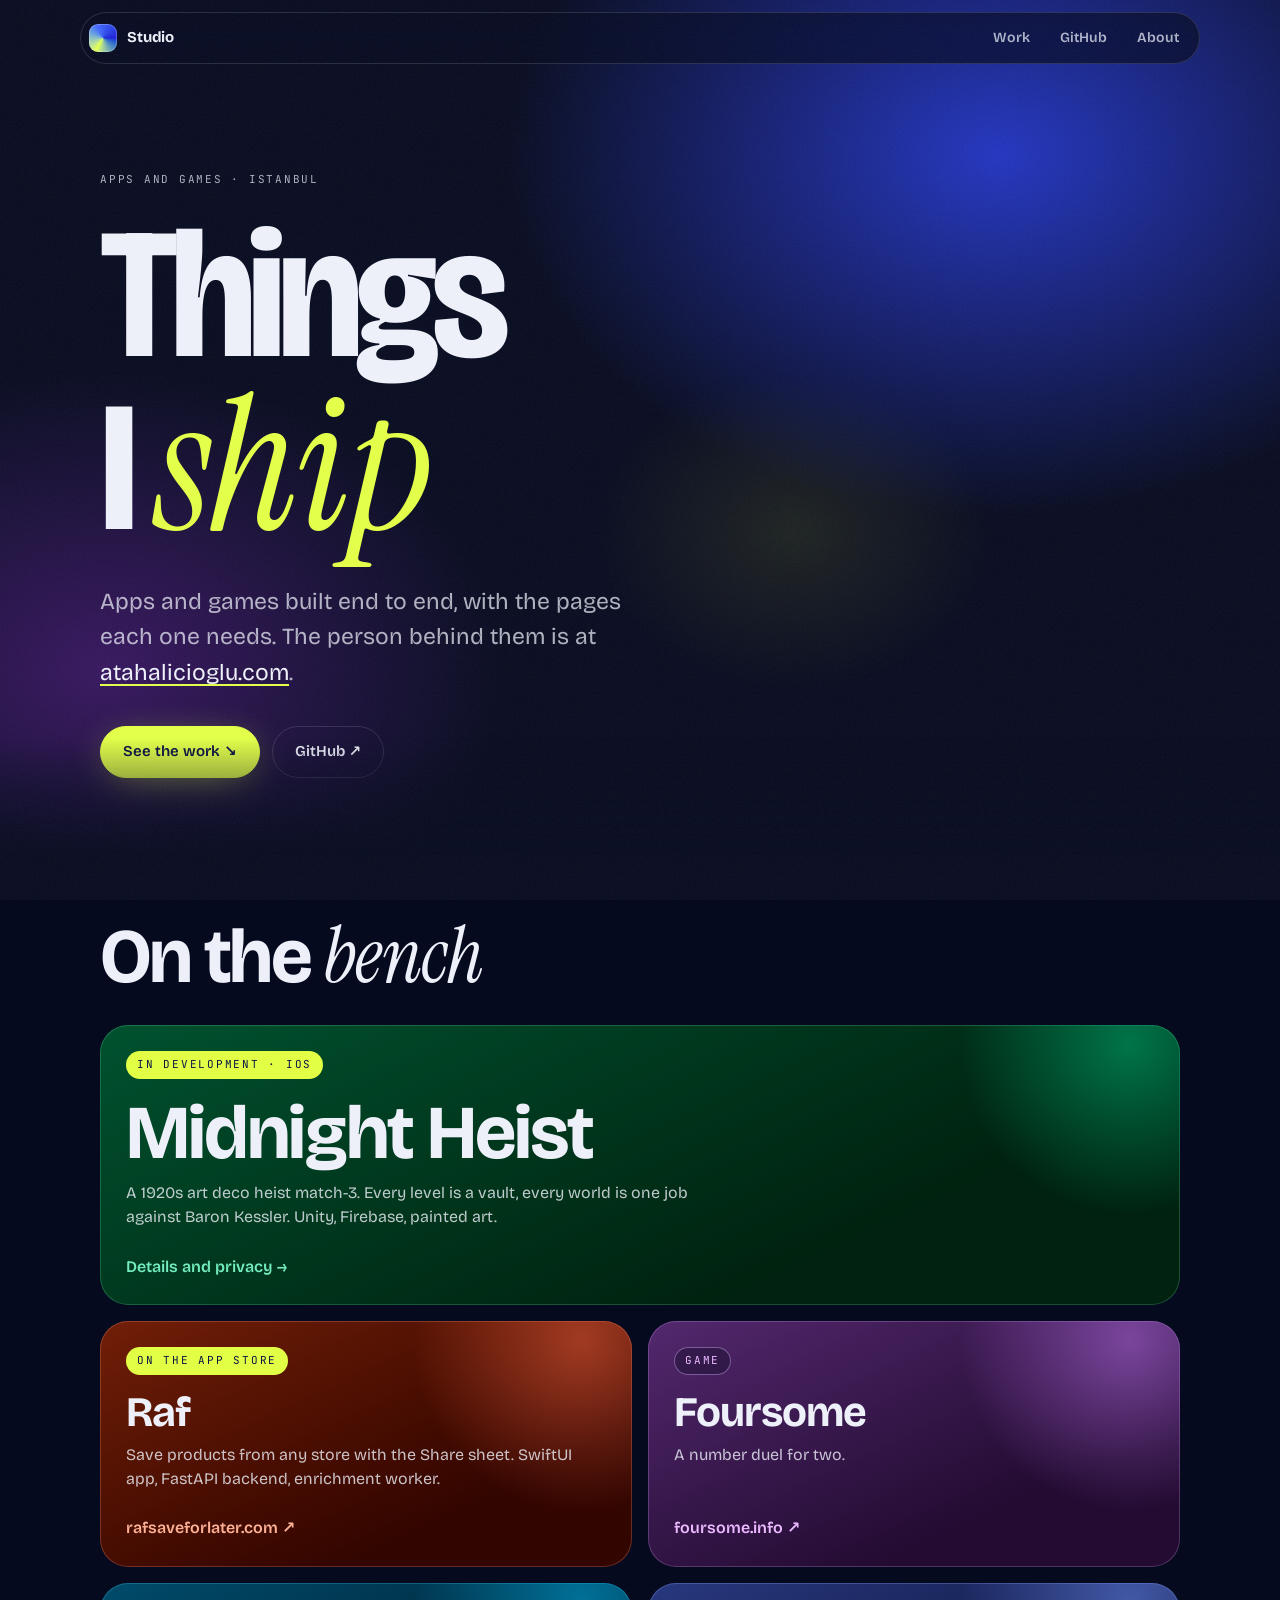
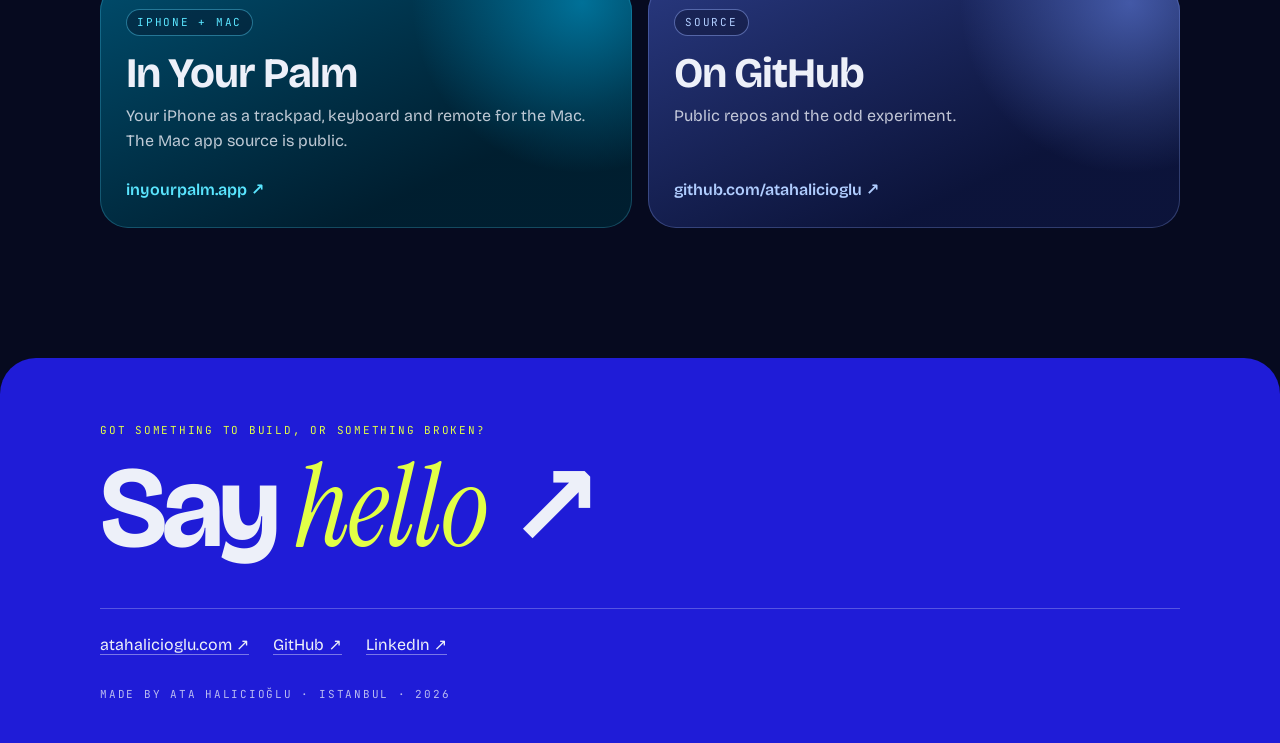
<file: index.html>
<!doctype html><html lang="en"><head><meta charset="utf-8"><meta name="viewport" content="width=device-width,initial-scale=1"><meta name="color-scheme" content="dark"><meta name="theme-color" content="#0a0d24">
<title>Studio: apps and games</title><meta name="description" content="Apps and games built end to end, with the pages each one needs."><link rel="icon" href="/favicon.svg" type="image/svg+xml">
<link rel="preconnect" href="https://fonts.googleapis.com"><link rel="preconnect" href="https://fonts.gstatic.com" crossorigin><link href="https://fonts.googleapis.com/css2?family=Bricolage+Grotesque:opsz,wdth,wght@12..96,75..100,200..800&family=Instrument+Serif:ital@0;1&family=JetBrains+Mono:wght@400;600&display=swap" rel="stylesheet"><link rel="stylesheet" href="/styles.css"></head><body>
<header><div class="bar"><a class="brand" href="/" aria-label="Studio home"><span class="mark"></span><span>Studio</span></a>
<nav><a href="/#work">Work</a><a href="https://github.com/atahalicioglu" rel="noopener">GitHub</a><a href="https://atahalicioglu.com" rel="noopener">About</a></nav></div></header>
<main>
<section class="hero"><div class="glow"></div><div class="wrap" style="position:relative">
<p class="label rise soft">Apps and games · Istanbul</p>
<h1 class="display rise" style="margin-top:22px">Things<br>I <span class="em hi">ship</span></h1>
<p class="lede rise">Apps and games built end to end, with the pages each one needs. The person behind them is at <a href="https://atahalicioglu.com" rel="noopener">atahalicioglu.com</a>.</p>
<div class="actions rise"><a class="btn solid" href="#work">See the work ↘</a><a class="btn" href="https://github.com/atahalicioglu" rel="noopener">GitHub ↗</a></div>
</div></section>
<section class="block" id="work"><div class="wrap">
<h2>On the <span class="em">bench</span></h2>
<div class="grid">
<a class="card wide h-heist" href="/midnight-heist/"><span class="tag label live">In development · iOS</span><h3>Midnight Heist</h3><p>A 1920s art deco heist match-3. Every level is a vault, every world is one job against Baron Kessler. Unity, Firebase, painted art.</p><span class="go">Details and privacy →</span></a>
<a class="card h-raf" href="https://rafsaveforlater.com" rel="noopener"><span class="tag label live">On the App Store</span><h3>Raf</h3><p>Save products from any store with the Share sheet. SwiftUI app, FastAPI backend, enrichment worker.</p><span class="go">rafsaveforlater.com ↗</span></a>
<a class="card h-four" href="https://foursome.info" rel="noopener"><span class="tag label">Game</span><h3>Foursome</h3><p>A number duel for two.</p><span class="go">foursome.info ↗</span></a>
<a class="card h-palm" href="https://inyourpalm.app" rel="noopener"><span class="tag label">iPhone + Mac</span><h3>In Your Palm</h3><p>Your iPhone as a trackpad, keyboard and remote for the Mac. The Mac app source is public.</p><span class="go">inyourpalm.app ↗</span></a>
<a class="card h-git" href="https://github.com/atahalicioglu" rel="noopener"><span class="tag label">Source</span><h3>On GitHub</h3><p>Public repos and the odd experiment.</p><span class="go">github.com/atahalicioglu ↗</span></a>
</div></div></section>
</main>
<footer><div class="wrap"><p class="label hi" style="margin:0">Got something to build, or something broken?</p>
<a class="big" href="https://atahalicioglu.com/contact" rel="noopener">Say <span class="em hi">hello</span> ↗</a>
<ul><li><a href="https://atahalicioglu.com" rel="noopener">atahalicioglu.com ↗</a></li><li><a href="https://github.com/atahalicioglu" rel="noopener">GitHub ↗</a></li><li><a href="https://www.linkedin.com/in/atahalicioglu/" rel="noopener">LinkedIn ↗</a></li></ul>
<p class="label" style="margin:28px 0 0;opacity:.75">Made by Ata Halıcıoğlu · Istanbul · 2026</p></div></footer></body></html>
</file>
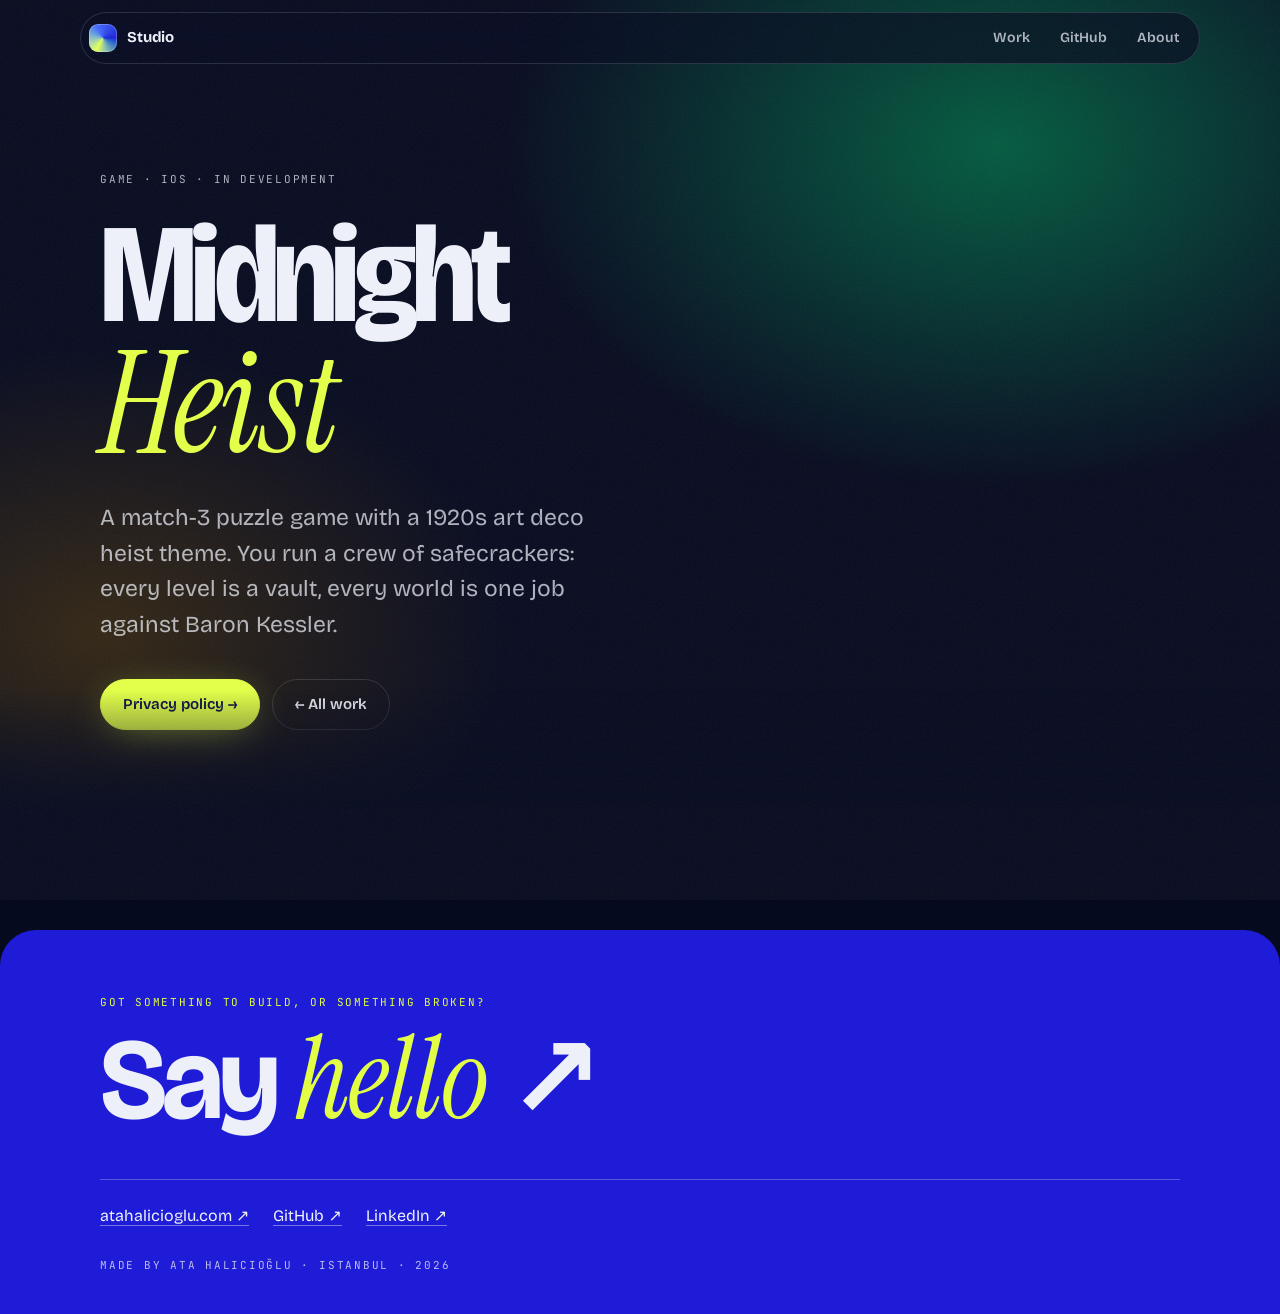
<file: midnight-heist/index.html>
<!doctype html><html lang="en"><head><meta charset="utf-8"><meta name="viewport" content="width=device-width,initial-scale=1"><meta name="color-scheme" content="dark"><meta name="theme-color" content="#0a0d24">
<title>Midnight Heist</title><meta name="description" content="Midnight Heist: a 1920s art deco heist match-3 for iPhone."><link rel="icon" href="/favicon.svg" type="image/svg+xml">
<link rel="preconnect" href="https://fonts.googleapis.com"><link rel="preconnect" href="https://fonts.gstatic.com" crossorigin><link href="https://fonts.googleapis.com/css2?family=Bricolage+Grotesque:opsz,wdth,wght@12..96,75..100,200..800&family=Instrument+Serif:ital@0;1&family=JetBrains+Mono:wght@400;600&display=swap" rel="stylesheet"><link rel="stylesheet" href="/styles.css"></head><body>
<header><div class="bar"><a class="brand" href="/" aria-label="Studio home"><span class="mark"></span><span>Studio</span></a>
<nav><a href="/#work">Work</a><a href="https://github.com/atahalicioglu" rel="noopener">GitHub</a><a href="https://atahalicioglu.com" rel="noopener">About</a></nav></div></header>
<main>
<section class="hero"><div class="glow" style="background:radial-gradient(55% 60% at 78% 18%,oklch(.5 .15 165/.7),transparent 70%),radial-gradient(45% 50% at 8% 78%,oklch(.5 .13 85/.35),transparent 70%)"></div><div class="wrap" style="position:relative">
<p class="label rise soft">Game · iOS · in development</p>
<h1 class="display rise" style="margin-top:22px;font-size:clamp(48px,11vw,150px)">Midnight<br><span class="em hi">Heist</span></h1>
<p class="lede rise">A match-3 puzzle game with a 1920s art deco heist theme. You run a crew of safecrackers: every level is a vault, every world is one job against Baron Kessler.</p>
<div class="actions rise"><a class="btn solid" href="/midnight-heist/privacy.html">Privacy policy →</a><a class="btn" href="/">← All work</a></div>
</div></section></main>
<footer><div class="wrap"><p class="label hi" style="margin:0">Got something to build, or something broken?</p>
<a class="big" href="https://atahalicioglu.com/contact" rel="noopener">Say <span class="em hi">hello</span> ↗</a>
<ul><li><a href="https://atahalicioglu.com" rel="noopener">atahalicioglu.com ↗</a></li><li><a href="https://github.com/atahalicioglu" rel="noopener">GitHub ↗</a></li><li><a href="https://www.linkedin.com/in/atahalicioglu/" rel="noopener">LinkedIn ↗</a></li></ul>
<p class="label" style="margin:28px 0 0;opacity:.75">Made by Ata Halıcıoğlu · Istanbul · 2026</p></div></footer></body></html>
</file>
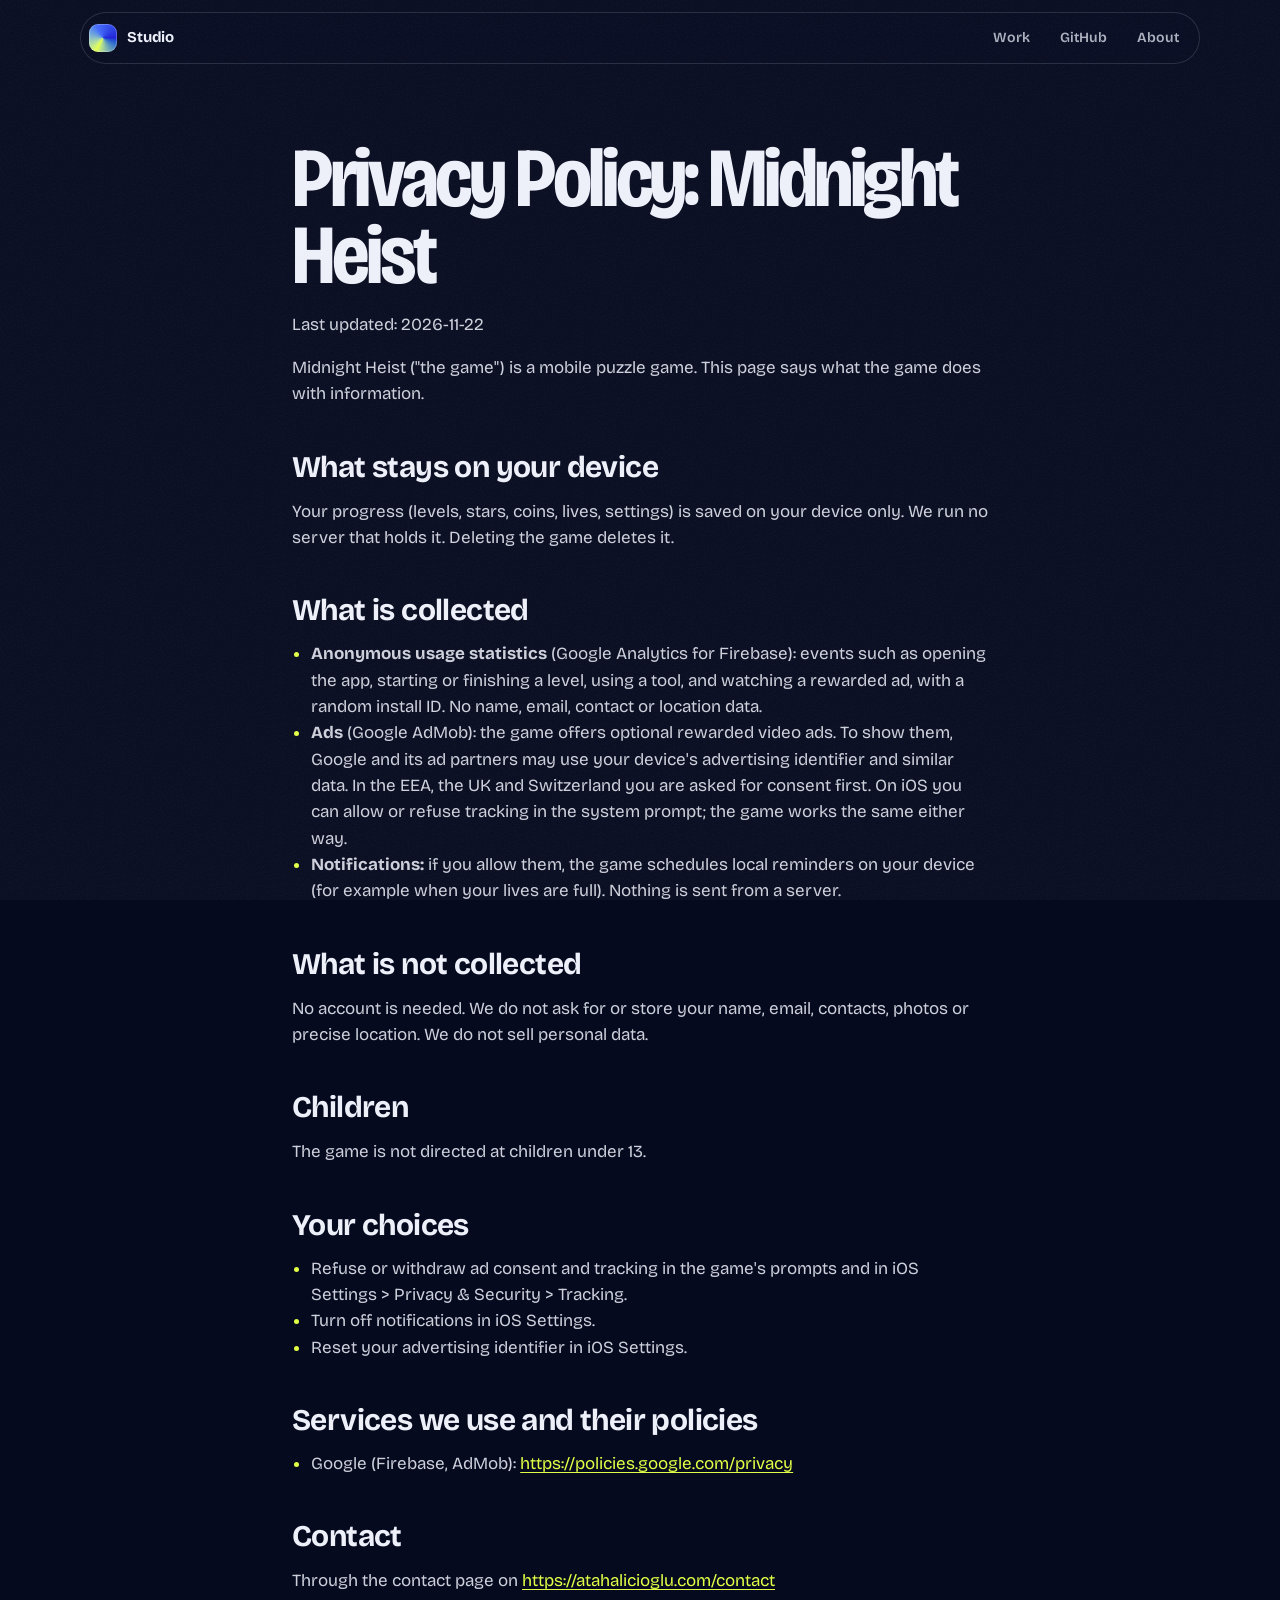
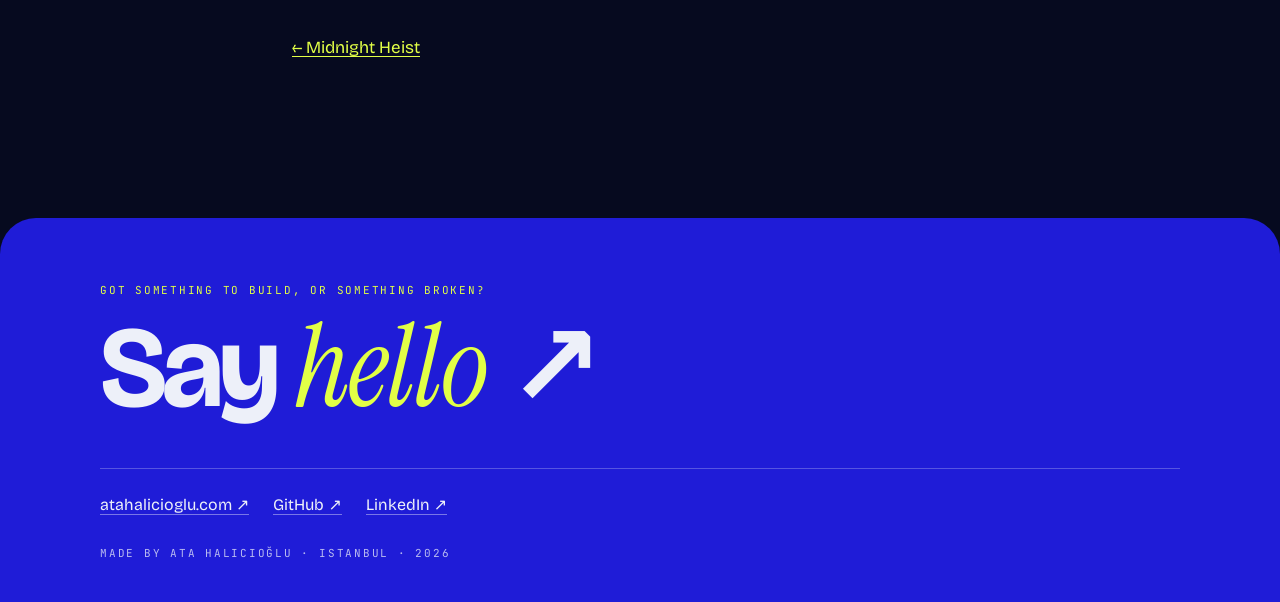
<file: midnight-heist/privacy.html>
<!doctype html><html lang="en"><head><meta charset="utf-8"><meta name="viewport" content="width=device-width,initial-scale=1"><meta name="color-scheme" content="dark"><meta name="theme-color" content="#0a0d24">
<title>Midnight Heist: Privacy Policy</title><meta name="description" content="Privacy policy for the iPhone game Midnight Heist."><link rel="icon" href="/favicon.svg" type="image/svg+xml">
<link rel="preconnect" href="https://fonts.googleapis.com"><link rel="preconnect" href="https://fonts.gstatic.com" crossorigin><link href="https://fonts.googleapis.com/css2?family=Bricolage+Grotesque:opsz,wdth,wght@12..96,75..100,200..800&family=Instrument+Serif:ital@0;1&family=JetBrains+Mono:wght@400;600&display=swap" rel="stylesheet"><link rel="stylesheet" href="/styles.css"></head><body>
<header><div class="bar"><a class="brand" href="/" aria-label="Studio home"><span class="mark"></span><span>Studio</span></a>
<nav><a href="/#work">Work</a><a href="https://github.com/atahalicioglu" rel="noopener">GitHub</a><a href="https://atahalicioglu.com" rel="noopener">About</a></nav></div></header>
<main><div class="wrap doc">
<h1 class="display">Privacy Policy: Midnight Heist</h1>
<p>Last updated: 2026-11-22</p>
<p>Midnight Heist ("the game") is a mobile puzzle game. This page says what the game does with information.</p>
<h2>What stays on your device</h2>
<p>Your progress (levels, stars, coins, lives, settings) is saved on your device only. We run no server that holds it. Deleting the game deletes it.</p>
<h2>What is collected</h2>
<ul>
<li><b>Anonymous usage statistics</b> (Google Analytics for Firebase): events such as opening the app, starting or finishing a level, using a tool, and watching a rewarded ad, with a random install ID. No name, email, contact or location data.</li>
<li><b>Ads</b> (Google AdMob): the game offers optional rewarded video ads. To show them, Google and its ad partners may use your device's advertising identifier and similar data. In the EEA, the UK and Switzerland you are asked for consent first. On iOS you can allow or refuse tracking in the system prompt; the game works the same either way.</li>
<li><b>Notifications:</b> if you allow them, the game schedules local reminders on your device (for example when your lives are full). Nothing is sent from a server.</li>
</ul>
<h2>What is not collected</h2>
<p>No account is needed. We do not ask for or store your name, email, contacts, photos or precise location. We do not sell personal data.</p>
<h2>Children</h2>
<p>The game is not directed at children under 13.</p>
<h2>Your choices</h2>
<ul>
<li>Refuse or withdraw ad consent and tracking in the game's prompts and in iOS Settings &gt; Privacy &amp; Security &gt; Tracking.</li>
<li>Turn off notifications in iOS Settings.</li>
<li>Reset your advertising identifier in iOS Settings.</li>
</ul>
<h2>Services we use and their policies</h2>
<ul>
<li>Google (Firebase, AdMob): <a href="https://policies.google.com/privacy" rel="noopener">https://policies.google.com/privacy</a></li>
</ul>
<h2>Contact</h2>
<p>Through the contact page on <a href="https://atahalicioglu.com/contact" rel="noopener">https://atahalicioglu.com/contact</a></p>
<p style="margin-top:40px"><a href="/midnight-heist/">← Midnight Heist</a></p></div></main>
<footer><div class="wrap"><p class="label hi" style="margin:0">Got something to build, or something broken?</p>
<a class="big" href="https://atahalicioglu.com/contact" rel="noopener">Say <span class="em hi">hello</span> ↗</a>
<ul><li><a href="https://atahalicioglu.com" rel="noopener">atahalicioglu.com ↗</a></li><li><a href="https://github.com/atahalicioglu" rel="noopener">GitHub ↗</a></li><li><a href="https://www.linkedin.com/in/atahalicioglu/" rel="noopener">LinkedIn ↗</a></li></ul>
<p class="label" style="margin:28px 0 0;opacity:.75">Made by Ata Halıcıoğlu · Istanbul · 2026</p></div></footer></body></html>
</file>
<file: styles.css>
/* Sister of atahalicioglu.com: same type (Bricolage Grotesque, Instrument Serif, JetBrains Mono) and the same highlighter.
   Colour system, all in OKLCH so steps look even to the eye:
   - 60%: a blue-black ground (hue 270) in three lightness steps: ground, raised, line.
   - 30%: ultramarine (the main site's ink), used for glow and the footer.
   - 10%: the highlighter yellow-green. Yellow is the complement of blue-violet, so it is the one colour that pops; it is
     kept for things you can act on (buttons, live tags, hover).
   - Each project card gets its own hue at the SAME lightness and chroma, so the cards differ in colour but weigh the same. */
:root{
  --ground:oklch(.155 .045 270); --raised:oklch(.205 .06 270); --line:oklch(.95 .02 270/.14);
  --text:oklch(.955 .012 270); --soft:oklch(.955 .012 270/.72);
  --ultra:oklch(.42 .26 268); --ultra-lift:oklch(.58 .22 268);
  --hi:#e2ff46; --on-hi:oklch(.22 .09 270);
  --ease:cubic-bezier(.2,.8,.2,1)
}
*{box-sizing:border-box}
html{scroll-behavior:smooth;color-scheme:dark}
body{margin:0;background:var(--ground);color:var(--text);font-family:"Bricolage Grotesque",ui-sans-serif,system-ui,sans-serif;-webkit-font-smoothing:antialiased;line-height:1.55;overflow-x:hidden}
body::before{content:"";position:fixed;inset:0;pointer-events:none;z-index:60;opacity:.07;mix-blend-mode:screen;background-image:url("data:image/svg+xml;utf8,<svg xmlns='http://www.w3.org/2000/svg' width='160' height='160'><filter id='n'><feTurbulence type='fractalNoise' baseFrequency='.9' numOctaves='2' stitchTiles='stitch'/></filter><rect width='100%' height='100%' filter='url(%23n)'/></svg>")}
::selection{background:var(--hi);color:var(--on-hi)}
a{color:inherit}
:focus-visible{outline:2px solid var(--hi);outline-offset:3px;border-radius:6px}
.wrap{max-width:1120px;margin:0 auto;padding:0 20px}
.label{font-family:"JetBrains Mono",ui-monospace,monospace;font-size:11px;text-transform:uppercase;letter-spacing:.16em}
.em{font-family:"Instrument Serif",Georgia,serif;font-style:italic;font-weight:400;letter-spacing:-.01em}
.display{font-weight:700;letter-spacing:-.04em;line-height:.92;margin:0;font-stretch:85%}
.hi{color:var(--hi)}
.soft{color:var(--soft)}

header{position:fixed;inset:0 0 auto 0;z-index:50;padding:12px}
.bar{max-width:1120px;margin:0 auto;display:flex;align-items:center;justify-content:space-between;gap:8px;border:1px solid var(--line);border-radius:999px;background:oklch(.155 .045 270/.72);backdrop-filter:blur(18px) saturate(1.4);-webkit-backdrop-filter:blur(18px) saturate(1.4);padding:6px 6px 6px 8px}
.brand{display:flex;align-items:center;gap:10px;text-decoration:none;font-weight:700;letter-spacing:-.01em;font-size:15px}
.mark{display:block;width:28px;height:28px;border-radius:9px;background:conic-gradient(from 210deg,var(--hi),var(--ultra-lift),var(--ultra),var(--hi));box-shadow:inset 0 0 0 1px oklch(1 0 0/.25)}
nav{display:flex;gap:2px}
nav a{text-decoration:none;font-size:14px;font-weight:600;padding:8px 14px;border-radius:999px;color:var(--soft);transition:background .3s var(--ease),color .3s var(--ease)}
nav a:hover{background:var(--hi);color:var(--on-hi)}

.btn{display:inline-flex;align-items:center;gap:8px;border:1.5px solid var(--line);border-radius:999px;padding:13px 22px;font-weight:600;font-size:15px;text-decoration:none;transition:background .35s var(--ease),color .35s var(--ease),border-color .35s var(--ease),transform .35s var(--ease)}
.btn:hover{background:var(--text);color:var(--on-hi);border-color:var(--text)}
.btn:active{transform:scale(.97)}
.btn.solid{background:var(--hi);color:var(--on-hi);border-color:var(--hi);box-shadow:0 10px 40px -12px color-mix(in oklch,var(--hi) 70%,transparent)}
.btn.solid:hover{background:var(--text);border-color:var(--text)}

/* hero: an ultramarine light from the upper right, a violet echo lower left (analogous to the blue), faint yellow kiss */
.hero{position:relative;overflow:hidden;padding:160px 0 80px}
.glow{position:absolute;inset:0;pointer-events:none;background:
  radial-gradient(55% 60% at 78% 18%,oklch(.5 .26 268/.75),transparent 70%),
  radial-gradient(45% 50% at 8% 78%,oklch(.45 .2 305/.45),transparent 70%),
  radial-gradient(22% 26% at 62% 62%,oklch(.93 .2 115/.10),transparent 70%)}
.hero::after{content:"";position:absolute;inset:auto 0 0 0;height:120px;background:linear-gradient(transparent,var(--ground));pointer-events:none}
.hero h1{font-size:clamp(60px,14.5vw,200px)}
.hero p.lede{max-width:33rem;font-size:clamp(18px,2.1vw,23px);margin:30px 0 0;color:var(--soft)}
.hero p.lede a{color:var(--text);text-underline-offset:4px;text-decoration-color:var(--hi)}
.actions{display:flex;flex-wrap:wrap;gap:12px;margin-top:36px}

section.block{padding:60px 0 10px}
h2{font-size:clamp(36px,6vw,84px);margin:0 0 30px;font-weight:700;letter-spacing:-.035em;line-height:1}
.grid{display:grid;gap:16px}
@media(min-width:760px){.grid{grid-template-columns:1fr 1fr}.grid .wide{grid-column:span 2}}

/* cards: --h is the project's hue. Same lightness and chroma for every card. */
.card{--h:270;--tint:oklch(.86 .13 var(--h));position:relative;overflow:hidden;display:flex;flex-direction:column;gap:10px;min-height:220px;padding:26px;border-radius:28px;text-decoration:none;
  background:linear-gradient(155deg,oklch(.37 .12 var(--h)),oklch(.21 .075 var(--h)) 72%);
  box-shadow:inset 0 0 0 1px oklch(.86 .13 var(--h)/.22);transition:transform .5s var(--ease),box-shadow .35s var(--ease)}
.card::after{content:"";position:absolute;width:340px;height:340px;right:-120px;top:-150px;border-radius:50%;background:radial-gradient(closest-side,oklch(.7 .19 var(--h)/.5),transparent);pointer-events:none;transition:transform .7s var(--ease)}
a.card:hover{transform:translateY(-5px);box-shadow:inset 0 0 0 1.5px var(--tint),0 30px 60px -30px oklch(.5 .2 var(--h)/.8)}
a.card:hover::after{transform:scale(1.25)}
.card>*{position:relative;z-index:1}
.card h3{margin:6px 0 0;font-size:clamp(28px,3.4vw,42px);font-weight:700;letter-spacing:-.025em;line-height:1}
.card p{margin:0;color:oklch(.955 .012 270/.8);max-width:36rem}
.card .go{margin-top:auto;padding-top:14px;font-weight:600;color:var(--tint)}
.card.wide{min-height:280px}
.card.wide h3{font-size:clamp(40px,6vw,76px)}
.tag{align-self:flex-start;border-radius:999px;padding:5px 11px;color:var(--tint);box-shadow:inset 0 0 0 1px oklch(.86 .13 var(--h)/.4);background:oklch(.155 .045 270/.35)}
.tag.live{background:var(--hi);color:var(--on-hi);box-shadow:none}
.h-heist{--h:165}.h-raf{--h:35}.h-four{--h:310}.h-palm{--h:220}.h-git{--h:270}

footer{margin-top:120px;border-radius:36px 36px 0 0;background:var(--ultra);padding:64px 0 40px}
footer .big{font-size:clamp(44px,9vw,128px);font-weight:700;letter-spacing:-.04em;line-height:.95;margin:14px 0 0;display:block;text-decoration:none}
footer ul{list-style:none;margin:44px 0 0;padding:24px 0 0;border-top:1px solid oklch(1 0 0/.25);display:flex;flex-wrap:wrap;gap:8px 24px}
footer li a{text-decoration:none;border-bottom:1px solid oklch(1 0 0/.4)}
footer li a:hover{border-color:var(--hi);color:var(--hi)}

/* policy page */
.doc{padding:140px 20px 20px;max-width:46rem}
.doc h1{font-size:clamp(40px,8vw,84px)}
.doc h2{font-size:clamp(23px,3vw,30px);margin:44px 0 10px;letter-spacing:-.02em}
.doc p,.doc li{font-size:17px;color:oklch(.955 .012 270/.86)}
.doc ul{padding-left:1.2em}
.doc li::marker{color:var(--hi)}
.doc a{color:var(--hi);text-underline-offset:3px}

@media(max-width:520px){nav a{padding:8px 10px;font-size:13px}.hero{padding-top:130px}}
@media(prefers-reduced-motion:no-preference){.rise{animation:rise .9s var(--ease) both}.rise:nth-child(2){animation-delay:.08s}.rise:nth-child(3){animation-delay:.16s}.rise:nth-child(4){animation-delay:.24s}}
/* movement only: if an animation never runs (background tab, reduced power) the text is still there */
@keyframes rise{from{transform:translateY(22px)}to{transform:none}}
</file>
